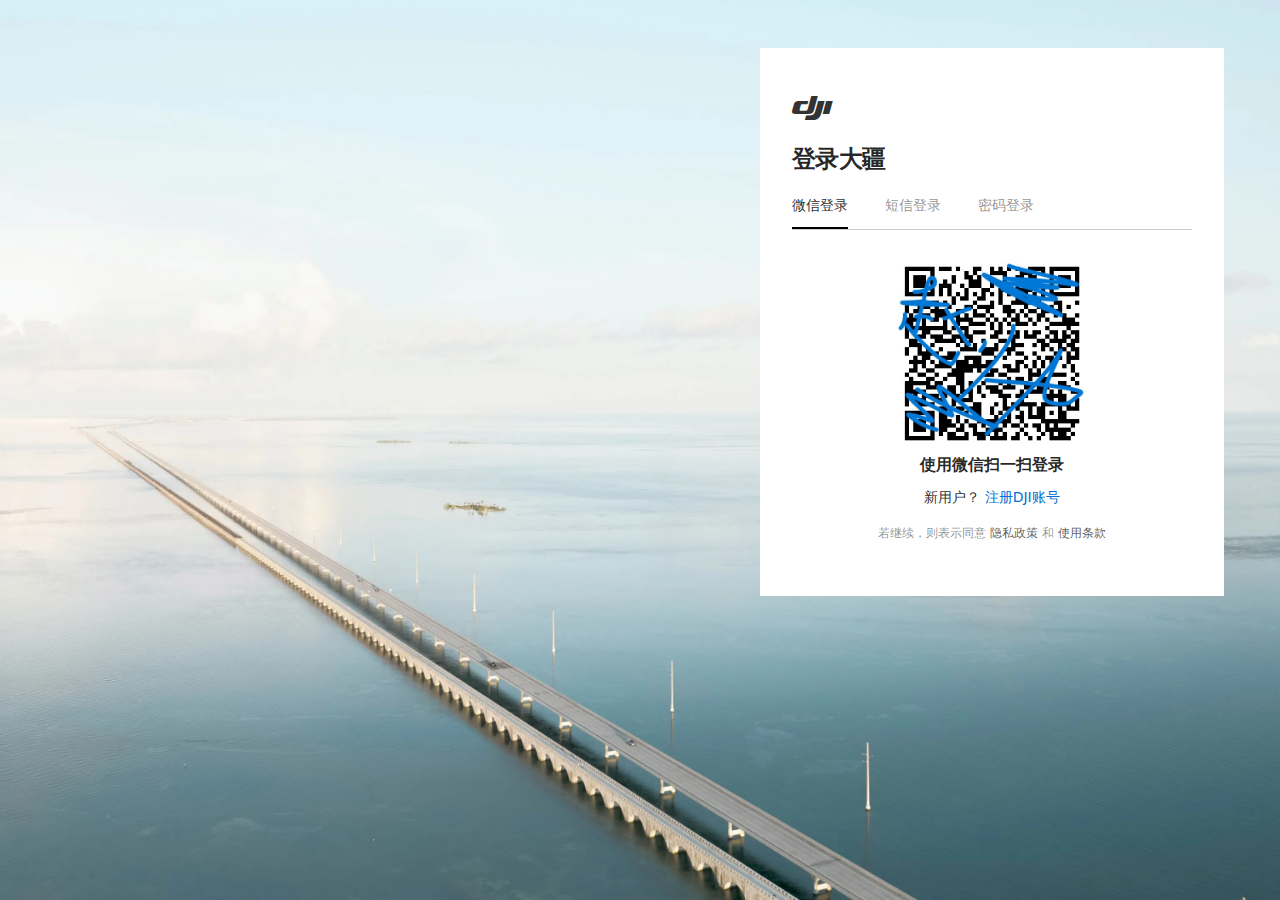
<file: login.html>
<!DOCTYPE html>
<html>
	<head>
		<meta charset="utf-8">
		<title></title>
		<link rel="stylesheet" href="css/login.css" />
		<link rel="stylesheet" href="css/font/iconfont.css" />
	</head>
	<body>
		<div class=page-background>
			<div class="wrapper">
				<div class="container">
					<a href="index.html">
						<i class="iconfont icon-efcdfdfeafeadc"></i>
					</a>
					<h1 class="dji-page-title">登录大疆</h1>
					<div class="tablist">
						
						<button class="tablinks" onclick="openTab(event, 'WeChatLogin')"id="defaultOpen">微信登录</button>
						<button class="tablinks" onclick="openTab(event, 'SMSLogin')">短信登录</button>
						<button class="tablinks" onclick="openTab(event, 'PasswordLogin')">密码登录</button>					
												
					</div>
					<div id="WeChatLogin" class="tabcontent">
					    <!-- 微信登录内容 -->
						<div class="QR-code">
							<img src="image/QR code.jpg" alt="微信登入" />
						</div>
						<div class="info">
							<div class="info-1">使用微信扫一扫登录</div>
							<div class="link-to-register">新用户？<a href="./Register.html"> 注册DJI账号 </a></div>
							<div class="info-2">若继续，则表示同意
							<a href="#">隐私政策</a>
							和
							<a href="#">使用条款</a>
							</div>
						</div>
					</div>
					<div id="SMSLogin" class="tabcontent">
					    <!-- 短信登录内容 -->
						<div class="inner">
							<div class="title">请输入手机号</div>
							<form>
							
								<div class="iPhone">
									<div class="sub">
										<div class="sub-1">+86</div>
									</div>
										<input type="email" class="Phone">
								</div>
								<br>
								<br>
								<!-- -------------------------------请按住滑块，拖动到最右边------------- -->
								<div class="iPhone">
									<div class="sub" style="background-color: #ffffff;">
										<!-- -------------------------------------------------------箭头 -->
										<div class="sub-1" style="color: #818181;font-size: 15px; ">&nbsp;>> </div>
									</div>
									<div class="Phone" style="background-color: #F5F5F5; 
										   font-size: 13px;
										   text-align: center;
										   line-height: 45px;">
										请按住滑块，拖动到最右边
									</div>
								</div>
								<!-- --------------------------------请按住滑块，拖动到最右边---------------------- -->
								
								
								<div class="action">
									<button>下一步</button>
									<div class="link-to-register">新用户？<a href="./Register.html"> 注册DJI账号 </a></div>
								</div>
							</form>
						</div>
							
					</div>
					<div id="PasswordLogin" class="tabcontent">
					    <!-- 密码登录内容 -->
						<div class="inner">
							<form method="post">
								<div class="dji-form-input dji-input-labelMargin">
									<div class="dji-input-label"> 邮箱/手机 </div>									
									<input type="text" name="account-number" >									
								</div>
								<div class="dji-form-input">
									<div class="dji-input-label"> 密码 </div>									
									<input type="password" name="account-number" >									
									<div class="Forgot-password"><a href="#">忘记密码</a></div>						
									<div class="action">
										<button>登录</button>
										<div class="link-to-register">新用户？<a href="./Register.html"> 注册DJI账号 </a></div>
									</div>
								</div>
							</form>
						</div>						
					</div>					
				</div>
			</div>
		</div>
		<script>
			function openTab(evt, tabName) {
			    // 隐藏所有元素
			    var i, tabcontent, tablinks;
			    tabcontent = document.getElementsByClassName("tabcontent");
			    for (i = 0; i < tabcontent.length; i++) {
			        tabcontent[i].style.display = "none";
			    }
			    // 移除所有tablinks的"active"类
			    tablinks = document.getElementsByClassName("tablinks");
			    for (i = 0; i < tablinks.length; i++) {
			        tablinks[i].className = tablinks[i].className.replace(" active", "");
			    }
			    // 显示当前标签的内容，并添加"active"类到按钮
				document.getElementById(tabName).style.display = "block";
				evt.currentTarget.className += " active";
			}
			// 默认打开微信登录标签页
			document.getElementById("defaultOpen").click();
		</script>
	</body>
</html>
</file>
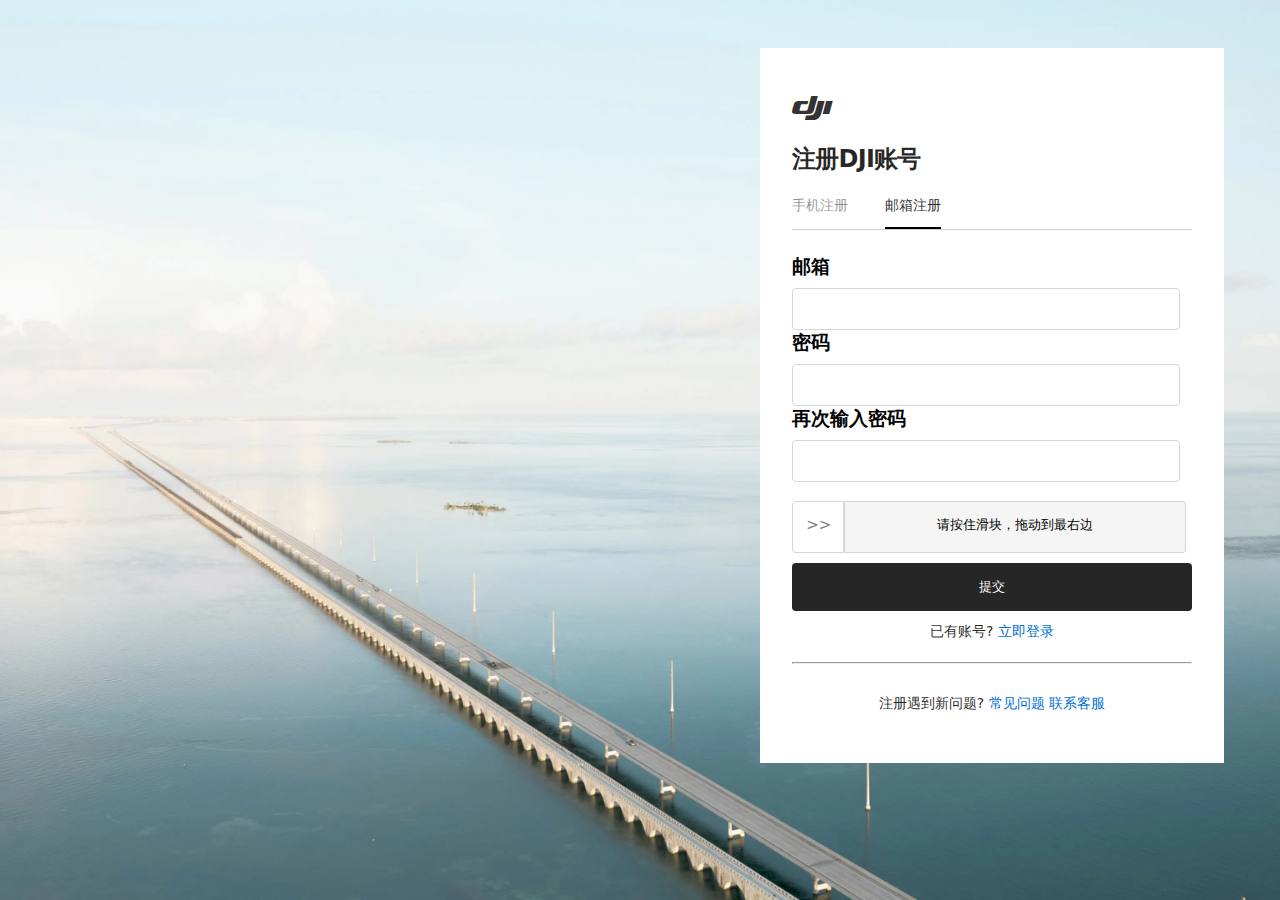
<file: Register.html>
<!DOCTYPE html>
<html>
	<head>
		<meta charset="utf-8">
		<title></title>
		<link rel="stylesheet" href="css/Register.css" />
		<link rel="stylesheet" href="css/font/iconfont.css" />
	</head>
	<body>
		<div class=page-background>
			<div class="wrapper">
				<div class="container">
					<a href="index.html">
						<i class="iconfont icon-efcdfdfeafeadc"></i>
					</a>
					<h1 class="dji-page-title">注册DJI账号</h1>
					<div class="tablist">
						<button class="tablinks" onclick="openTab(event, 'SMSLogin')">手机注册</button>
						<button class="tablinks" onclick="openTab(event, 'WeChatLogin')" id="defaultOpen">邮箱注册</button>
					</div>


					<!-- ------------------------------------------------------------手机注册----- -->
					<div id="SMSLogin" class="tabcontent">
						<!-- 短信登录内容 -->
						<div class="inner">
							<div class="title">请输入手机号</div>
							<form>
								<div class="iPhone">
									<div class="sub">
										<div class="sub-1">+86</div>
									</div>
									<input type="email" class="Phone">
								</div>
								<br>
								<br>

								<!-- -------------------------------请按住滑块，拖动到最右边------------- -->
								<div class="iPhone">
									<div class="sub" style="background-color: #ffffff;">
										<!-- -------------------------------------------------------箭头 -->
										<div class="sub-1" style="color: #818181;font-size: 15px; ">&nbsp;>> </div>
									</div>
									<div class="Phone" style="background-color: #F5F5F5; 
										   font-size: 13px;
										   text-align: center;
										   line-height: 45px;">
										请按住滑块，拖动到最右边
									</div>
								</div>
								<!-- --------------------------------请按住滑块，拖动到最右边---------------------- -->
								<div class="action">
									<button>获取验证码</button>
									<div class="link-to-register">已有账号？<a href="./login.html"> 立即登录 </a></div>
								</div>
							</form>
							<br>
							<hr style="color:#cfcfcf;">
							<br>
							<div class="link-to-register">注册遇到新问题? <a href=""> 常见问题 </a> <a href=""> 联系客服 </a></div>
						</div>
					</div>
					<!-- -------------------------------------------------------------邮箱注册--- -->
					<div id="WeChatLogin" class="tabcontent">

						<div class="QR-code">
							<h3>邮箱</h3>
							<input type="email" class="email">
							<h3>密码</h3>
							<input type="password" name="account-number" class="password">
							<h3>再次输入密码</h3>
							<input type="password" name="account-number" class="password">
							<br>
							<br>
							<!-- -------------------------------请按住滑块，拖动到最右边------------- -->
							<div class="iPhone">
								<div class="sub" style="background-color: #ffffff;">
									<!-- -------------------------------------------------------箭头 -->
									<div class="sub-1" style="color: #818181;font-size: 15px; ">&nbsp;>> </div>
								</div>
								<div class="Phone" style="background-color: #F5F5F5; 
									   font-size: 13px;
									   text-align: center;
									   line-height: 45px;">
									请按住滑块，拖动到最右边
								</div>
							</div>
							<!-- --------------------------------请按住滑块，拖动到最右边---------------------- -->
						</div>
						<br>
						<br>
						<br>
						<div class="action">
							<button>提交</button>
							<div class="link-to-register">已有账号?<a href="#"> 立即登录 </a></div>
						</div>
						<br>
						<hr style="color:#cfcfcf;">
						<br>
						<div class="link-to-register">注册遇到新问题? <a href=""> 常见问题 </a> <a href=""> 联系客服 </a></div>
					</div>
					<!-- ------------------------------------------------------------邮箱注册----- -->
				</div>
			</div>
		</div>
		<script>
			function openTab(evt, tabName) {
				// 隐藏所有元素
				var i, tabcontent, tablinks;
				tabcontent = document.getElementsByClassName("tabcontent");
				for (i = 0; i < tabcontent.length; i++) {
					tabcontent[i].style.display = "none";
				}
				// 移除所有tablinks的"active"类
				tablinks = document.getElementsByClassName("tablinks");
				for (i = 0; i < tablinks.length; i++) {
					tablinks[i].className = tablinks[i].className.replace(" active", "");
				}
				// 显示当前标签的内容，并添加"active"类到按钮
				document.getElementById(tabName).style.display = "block";
				evt.currentTarget.className += " active";
			}
			
			document.getElementById("defaultOpen").click();
		</script>
	</body>
</html>
</file>
<file: css/login.css>
*{
	margin: 0;
	padding: 0;
	font-family: Open Sans,system-ui,-apple-system,BlinkMacSystemFont,Roboto,Helvetica,Hiragino Sans GB,Microsoft YaHei,sans-serif;
}
a{
	text-decoration:none; /*去掉下滑线*/
}
body, html {
    height: 100%;
}
.page-background{
	width: 100vw;
	height: 100vh;
	background: url(../image/loginBackground.webp) no-repeat center center;
	background-size: cover;
}
.wrapper{
	/* background: #00ff00; */
	width: 1168px;
	height: 548px;
	padding: 48px 16px;
	margin: 0 auto;
}
.container{
	background: #fff;
	margin-left: 704px;
	height: 452px;
	width: 400px;
	padding: 48px 32px;
}
.container i{
	font-size: 24px;
	color: rgb(51, 51, 51);
}
.dji-page-title{
	line-height: 28px;
	font-size: 24px;
	margin-bottom: 0;
	font-weight: 600;
	letter-spacing: -.03em;
	padding-top: 24px;
	color: rgba(0,0,0,.85);
}
.tablist{
	/* background: #ff00ff; */
	margin-top: 8px;
	margin-bottom: 24px;
	width: 400px;
	height: 48px;
	border-bottom: solid 1px #ccc;
}
.QR-code{
	height: 199.04px;
	width: 100%;
}
.QR-code img{
	display: block;
	height: 100%;
	margin: 0 auto;
}
.info{
	display: flex;
	flex-direction: column;
	align-items: center;
	width:100%;
}
.info-1{
	font-size: 16px;
	font-style: normal;
	font-weight: 600;
	line-height: 24px;
	color: rgba(0, 0, 0, 0.85);
}
.link-to-register{
	padding-top: 8px;
	text-align: center;
	font-size: 14px;
	line-height: 24px;
	color: rgba(0,0,0,.85);
}
.link-to-register a{
	font-size: 14px;
	color: #0070d5;
}
.link-to-register a:hover{
	text-decoration:underline;
}
.info-2{
	margin-top: 16px;
	color: rgba(0,0,0,.45);
	margin: auto;
	margin-top: 16px;
	font-size: 12px;
	line-height: 16px;
}
.info-2 a{
	color: rgba(0,0,0,.65);
}
.info-2 a:hover{
	text-decoration:underline;
}
/* -------------短信登入--------------------------- */
.inner{
	height: 100%;
	width: 100%;
}
#SMSLogin .title{
	margin-bottom: 8px;
	font-size: 14px;
	font-weight: 600;
	color: rgba(0,0,0,.85);
}
.iPhone{
	width:400px;
	height: 50px;
	display: flex;
	flex-direction: row;
	/* background-color: #0070d5; */
}
.Phone {
	height: 50px;
	width: 340px;
	font-size: 25px;
	font-weight: 300;
	border: 1px solid #D4D7D9;
	/* ----手机号框-----的边框 */
	border-radius: 0 3px 3px 0;
	/* ------------左-右--右-左 */
}
/*----------------点击输入手机号的外框线去掉-------*/
.Phone:focus {
	outline: none;
}
/* --------------------------+86的外框----------- */
.sub {
	height: 50px;
	width: 50px;
	color: #878787;
	display: flex;/* ----让+86框水平垂直居中------ */
	justify-content: center;
	align-items: center;
	border: 1px solid #d6d6d6;
	border-radius: 4px 0 0 4px;
	background-color: #ececec;
}
/* --------------+86的一个框----------------- */
.sub-1 {
	width: 33px;
	height: 23px;
	font-size: 17px;
	/* background-color: #1bc7c7; */
}
/* ----------密码登入--------------- */
.dji-input-label{
	font-size: 14px;
	font-weight: 600;
	color: rgba(0,0,0,.85);
	margin-bottom: 8px;
}
.dji-input-labelMargin{
	margin-bottom: 24px;
}

.Forgot-password a{
	margin-top: 8px;
	color: #0070d5;
	font-size: 12px;
	line-height: 16px;
	
}
.dji-form-input a:hover{
	text-decoration:underline;
}

.dji-form-input input{
	width:378px;
	border: 1px solid rgba(0,0,0,.15);
	color: rgba(0,0,0,.65);
	border-radius: 4px;
	height: 26px;
	padding: 7px 11px;
	font-size: 16px;
}
.dji-form-input input:focus{
	border-color: #0070d5;
	box-shadow: 0 0 0 4px rgba(24,144,255,.2);
	outline: 0;
}

.action button{
	margin-top: 32px;
	background: #262626;
	width: 100%;
	height: 48px;
	border: none;
	color: #fff;
	border-radius: 4px;
}

/* ----------------登入导航栏------------- */
/* 隐藏所有标签内容 */
			.tabcontent {
			    display: none;
			}
			
			/* 选中标签样式 */
			.tablinks.active {
			    color: rgba(0,0,0,.85);
			}
			/* 基础样式设置 */
			body, html {
			    margin: 0;
			    padding: 0;
			    height: 100%;
			    font-family: Arial, sans-serif;
			}
			
			/* 标签按钮容器的样式 */
			.tab-container {
			    text-align: center; /* 使标签按钮居中显示 */
			}
			
			/* 标签按钮的基础样式 */
			.tablinks {
				margin-right:32px;
			    background: none;
			    border: none;
			    outline: none;
			    cursor: pointer;
			    padding: 14px 0px; 
			    font-size: 14px;
			    line-height: 20px;
			    transition: color 0.3s;
			    position: relative; /* 设置相对定位，为下划线做准备 */
			    text-decoration: none; /* 去除下划线 */
			    color: rgba(0,0,0,.45); /* 默认的文字颜色 */
			}
			
			/* 未激活状态下标签按钮的伪元素，用于显示下划线 */
			.tablinks::before {
			    content: '';
			    position: absolute;
			    bottom: 0;
			    left: 50%;
			    right: 50%;
			    height: 2px; /* 未激活状态下的细下划线 */
			    background: #ccc; /* 未激活状态下的浅灰色下划线 */
			    transition: all 0.3s ease-in-out;
			}
			
			/* 激活状态下标签按钮的伪元素样式 */
			.tablinks.active::before {
			    left: 0;	
			    right: 0;
			    height: 2px; /* 激活状态下的下划线 */
			    background: #000; /* 激活状态下的深色下划线 */
			}
			
			/* 标签内容的样式 */
			.tabcontent {
			    display: none; /* 默认不显示 */
			    border: none; /* 可根据需要添加边框 */
			}
			
			/* 激活的标签内容的样式 */
			.tabcontent.active {
			    display: block; /* 显示激活的内容 */
			}
</file>
<file: css/font/iconfont.css>
@font-face {
  font-family: "iconfont"; /* Project id  */
  src: url('iconfont.ttf?t=1705280311575') format('truetype');
}

.iconfont {
  font-family: "iconfont" !important;
  font-size: 16px;
  font-style: normal;
  -webkit-font-smoothing: antialiased;
  -moz-osx-font-smoothing: grayscale;
}

.icon-sousuo:before {
  content: "\e651";
}

.icon-linecar101:before {
  content: "\e666";
}

.icon-yonghu:before {
  content: "\e632";
}

.icon-gouwuche:before {
  content: "\e609";
}
/* 大疆logo */
.icon-efcdfdfeafeadc:before {
  content: "\e602";
}

.icon-arrow-left-bold:before {
  content: "\e685";
}

.icon-arrow-right-bold:before {
  content: "\e687";
}
</file>
<file: css/Register.css>
*{
	margin: 0;
	padding: 0;
	font-family: Open Sans,system-ui,-apple-system,BlinkMacSystemFont,Roboto,Helvetica,Hiragino Sans GB,Microsoft YaHei,sans-serif;
}
a{
	color: #0070D5;
	text-decoration:none; /*去掉下滑线*/
}
body, html {
    height: 100%;
}
.page-background{
	width: 100vw;
	height: 100vh;
	background: url("../image/loginBackground.webp") no-repeat center center;
	background-size: cover;
}
.wrapper{
	/* background: #00ff00; */
	width: 1168px;
	padding: 48px 16px;
	margin: 0 auto;
}
/* --------------------------------------------------------注册DJI的背景框----------- */
.container{
	background: #ffffff;
	margin-left: 704px;

	width: 400px;
	padding: 48px 32px;
}
/* --------------------------------------------图标--- */
.container i{
	font-size: 24px;
	color: rgb(51, 51, 51);
}
.dji-page-title{
	line-height: 28px;
	font-size: 24px;
	margin-bottom: 0;
	font-weight: 600;
	letter-spacing: -.03em;
	padding-top: 24px;
	color: rgba(0,0,0,.85);
}
.tablist{
	/* background: #ff00ff; */
	margin-top: 8px;
	margin-bottom: 24px;
	width: 400px;
	height: 48px;
	border-bottom: solid 1px #ccc;
}

.QR-code{
	height: 220px;
	width: 100%;
	/* background: #aaaa00; */
}

.info-1{
	font-size: 16px;
	font-style: normal;
	font-weight: 600;
	line-height: 24px;
	color: rgba(0, 0, 0, 0.85);
}
.link-to-register{
	padding-top: 8px;
	text-align: center;
	font-size: 14px;
	/* background-color: #00ff00; */
	line-height: 24px;
	color: rgba(0,0,0,.85);
}
.link-to-register a{
	font-size: 14px;
	color: #0070d5;
}
.link-to-register a:hover{
	text-decoration:underline;
}

/* -------------短信登入--------------------------- */

#SMSLogin .title{
	margin-bottom: 8px;
	font-size: 14px;
	font-weight: 600;
	color: rgba(0,0,0,.85);
}
.iPhone{
	width:400px;
	height: 50px;
	display: flex;
	flex-direction: row;
	/* background-color: #0070d5; */
}
/* --------------------------------------------------------------邮箱--------- */
.email{
	height: 40px;
	width: 386px;
	margin-top: 8px;
	font-size: 25px;
	font-weight: 300;
	border: 1px solid #D4D7D9;
	/* ----手机号框-----的边框 */
	border-radius: 4px 4px 4px 4px;
	/* ------------左-右--右-左 */
}
.email:focus, 
.password:focus
{
	outline: none;
	box-shadow: 0 0 0 4px rgba(23, 143, 247, 0.3);
}
/* --------------------------------------------------------------邮箱--------- */
/* ----------------------------------------------------------密码------------ */
.password{
	height: 40px;
	width: 386px;
	margin-top: 8px;
	font-size: 25px;
	font-weight: 300;
	border: 1px solid #D4D7D9;
	/* ----手机号框-----的边框 */
	border-radius: 4px 4px 4px 4px;
	/* ------------左-右--右-左 */
}
.Phone {
	height: 50px;
	width: 340px;
	font-size: 25px;
	font-weight: 300;
	border: 1px solid #D4D7D9;
	/* ----手机号框-----的边框 */
	border-radius: 0 3px 3px 0;
	/* ------------左-右--右-左 */
}
/*----------------点击输入手机号的外框线去掉-------*/
.Phone:focus {
	outline: none;
}
/* --------------------------+86的外框----------- */
.sub {
	height: 50px;
	width: 50px;
	color: #878787;
	display: flex;/* ----让+86框水平垂直居中------ */
	justify-content: center;
	align-items: center;
	border: 1px solid #d6d6d6;
	border-radius: 4px 0 0 4px;
	background-color: #ececec;
}
/* --------------+86的一个框----------------- */
.sub-1 {
	width: 33px;
	height: 23px;
	font-size: 17px;
	/* background-color: #1bc7c7; */
}
/* ----------密码登入--------------- */

.dji-form-input input:focus{
	border-color: #0070d5;
	box-shadow: 0 0 0 4px rgba(24,144,255,.2);
	outline: 0;
}

.action button{
	margin-top: 32px;
	background: #262626;
	width: 100%;
	height: 48px;
	border: none;
	color: #fff;
	border-radius: 4px;
}
/* ----------------登入导航栏------------- */
/* 隐藏所有标签内容 */
			.tabcontent {
			    display: none;
			}
			
			/* 选中标签样式 */
			.tablinks.active {
			    color: rgba(0,0,0,.85);
			}
			/* 基础样式设置 */
			body, html {
			    margin: 0;
			    padding: 0;
			    height: 100%;
			    font-family: Arial, sans-serif;
			}
			
			/* 标签按钮容器的样式 */
			.tab-container {
			    text-align: center; /* 使标签按钮居中显示 */
			}
			
			/* 标签按钮的基础样式 */
			.tablinks {
				margin-right:32px;
			    background: none;
			    border: none;
			    outline: none;
			    cursor: pointer;
			    padding: 14px 0px; 
			    font-size: 14px;
			    line-height: 20px;
			    transition: color 0.3s;
			    position: relative; /* 设置相对定位，为下划线做准备 */
			    text-decoration: none; /* 去除下划线 */
			    color: rgba(0,0,0,.45); /* 默认的文字颜色 */
			}
			
			/* 未激活状态下标签按钮的伪元素，用于显示下划线 */
			.tablinks::before {
			    content: '';
			    position: absolute;
			    bottom: 0;
			    left: 50%;
			    right: 50%;
			    height: 2px; /* 未激活状态下的细下划线 */
			    background: #ccc; /* 未激活状态下的浅灰色下划线 */
			    transition: all 0.3s ease-in-out;
			}
			
			/* 激活状态下标签按钮的伪元素样式 */
			.tablinks.active::before {
			    left: 0;	
			    right: 0;
			    height: 2px; /* 激活状态下的下划线 */
			    background: #000; /* 激活状态下的深色下划线 */
			}
			
			/* 标签内容的样式 */
			.tabcontent {
			    display: none; /* 默认不显示 */
			    border: none; /* 可根据需要添加边框 */
			}
			
			/* 激活的标签内容的样式 */
			.tabcontent.active {
			    display: block; /* 显示激活的内容 */
			}
</file>
